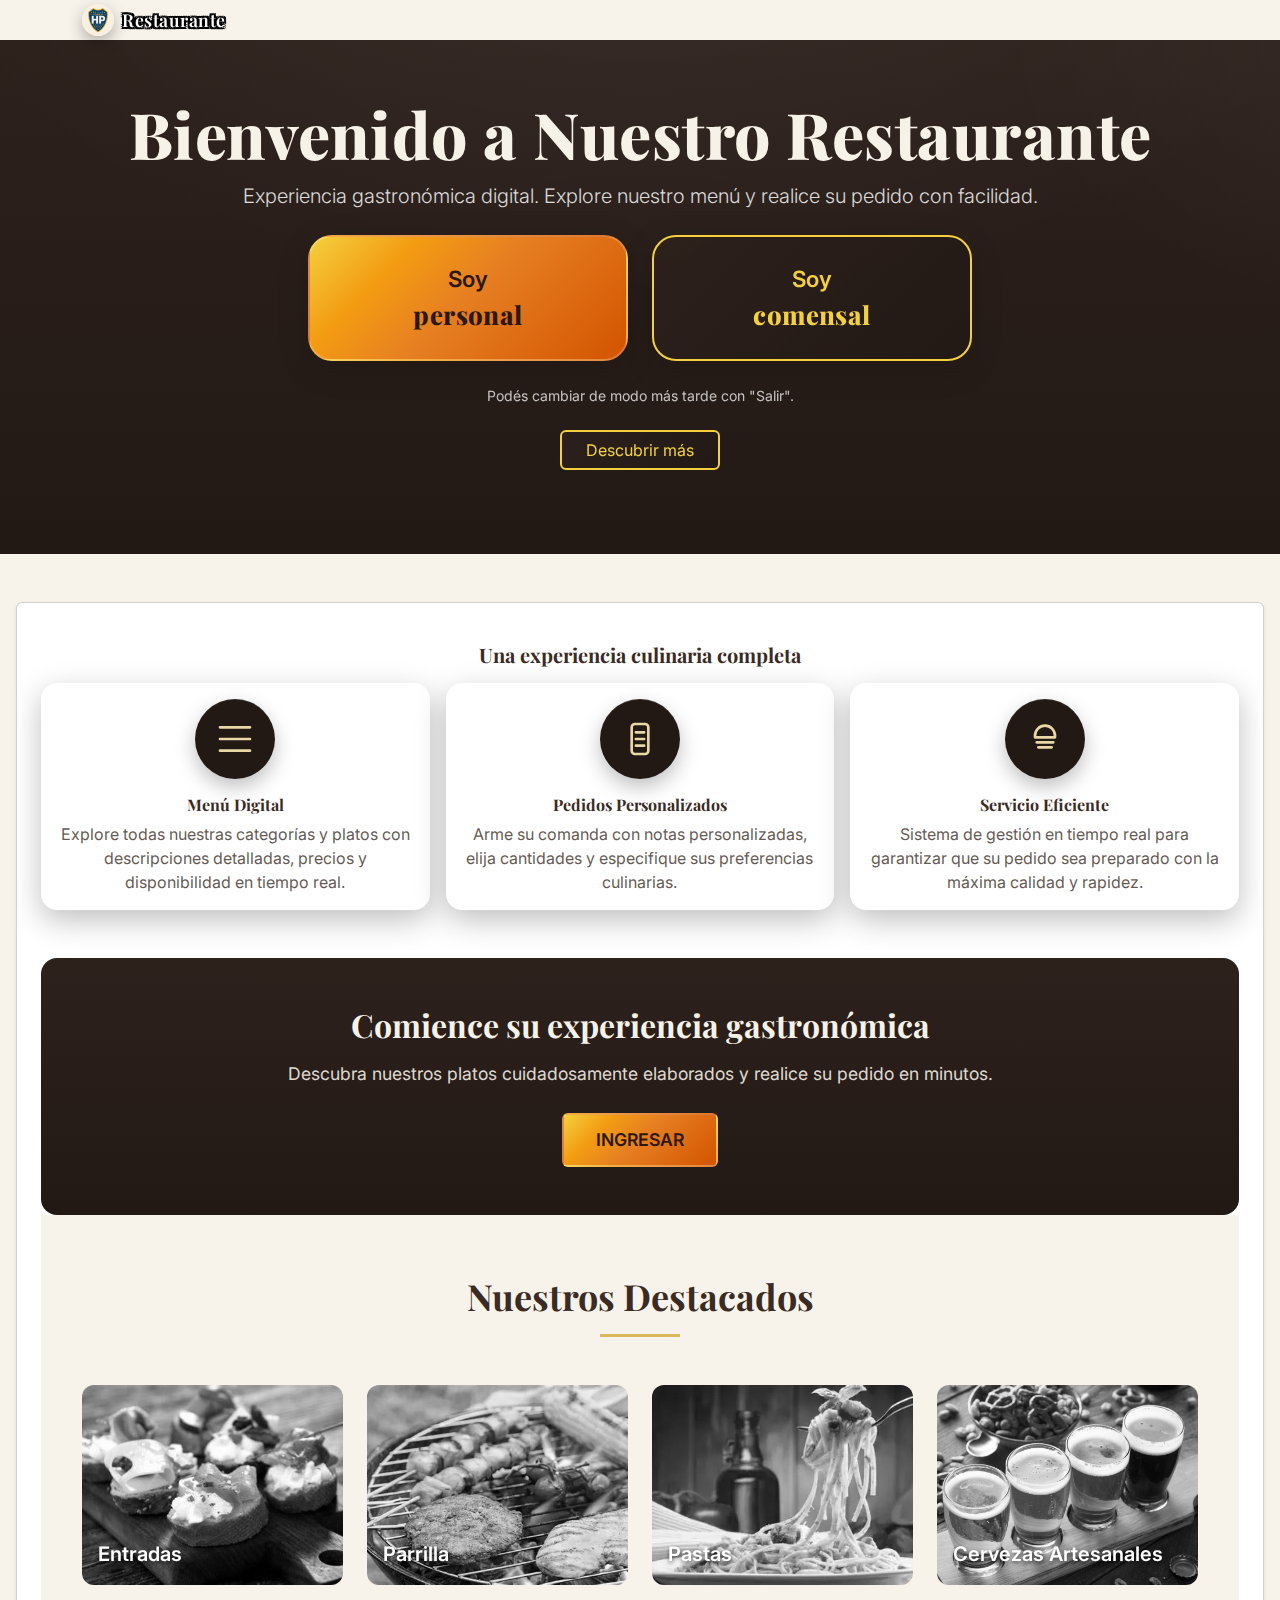
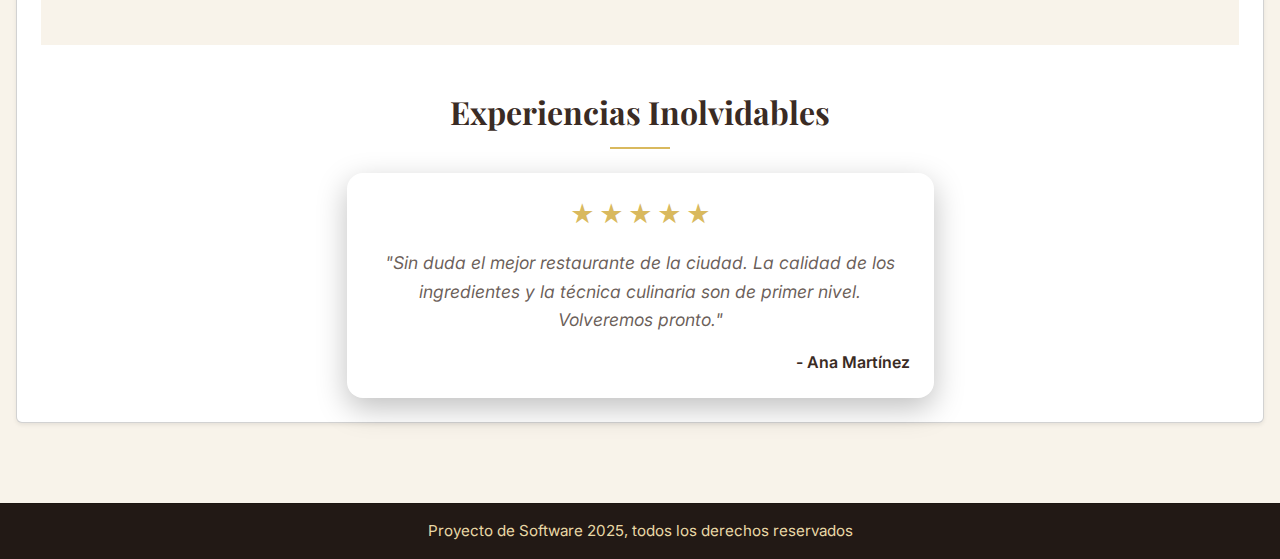
<file: login.html>
<!doctype html>
<html lang="es">
<head>
  <meta charset="utf-8" />
  <meta name="viewport" content="width=device-width, initial-scale=1" />
  <title>Ingresar • Restaurante</title>
  <link href="https://fonts.googleapis.com/css2?family=Inter:wght@400;500;600&family=Playfair+Display:wght@700;800&display=swap" rel="stylesheet">
  <link href="https://cdn.jsdelivr.net/npm/bootstrap@5.3.3/dist/css/bootstrap.min.css" rel="stylesheet">
  <link href="./styles/base.css" rel="stylesheet">
  <link href="./styles/navbar.css" rel="stylesheet">
  <link href="./styles/login.css" rel="stylesheet">
</head>
<body class="login-page">
  <div class="topbar py-2 position-sticky top-0 w-100" style="backdrop-filter: blur(6px);">
    <div class="container d-flex align-items-center justify-content-between">
      <div class="d-flex align-items-center gap-2">
        <img src="./assets/Logo.png" alt="Logo" class="brand-logo-img">
        <span class="brand-text h5 m-0">Restaurante</span>
      </div>
    </div>
  </div>

  <div id="hero" class="hero-login">
    <div class="container">
      <h1 class="display-4 mb-2">Bienvenido a Nuestro Restaurante</h1>
      <p class="lead mb-4">Experiencia gastronómica digital. Explore nuestro menú y realice su pedido con facilidad.</p>
      
      <div id="ingreso" class="d-flex justify-content-center gap-4 mb-4">
        <button id="btnStaff" class="btn btn-gold btn-square-choice">
          Soy <strong>personal</strong>
        </button>
        <button id="btnGuest" class="btn btn-gold-outline btn-square-choice">
          Soy <strong>comensal</strong>
        </button>
      </div>
      
      <small class="d-block text-light opacity-75 mb-4">
        Podés cambiar de modo más tarde con "Salir".
      </small>
      
      <div class="d-flex justify-content-center gap-3">
        <a href="#features" class="btn btn-gold-outline px-4">Descubrir más</a>
      </div>
    </div>
  </div>

  <div class="container-fluid py-5 px-3">
    <div class="row">
      <div class="col-12">
        <div class="card shadow-sm">
          <div class="card-body p-4 text-center">

            <h2 id="features" class="h5 mt-3 mb-3 section-title heading-serif">Una experiencia culinaria completa</h2>
            <div class="row g-3 text-start">
              <div class="col-12 col-md-4">
                <div class="card h-100 feature-card text-center">
                  <div class="feature-icon">
                    <svg viewBox="0 0 24 24" fill="none" xmlns="http://www.w3.org/2000/svg" aria-hidden="true">
                      <path data-stroke d="M3 5h18M3 12h18M3 19h18" stroke-width="1.6" stroke-linecap="round"/>
                    </svg>
                  </div>
                  <div class="card-body">
                    <h3 class="h6">Menú Digital</h3>
                    <p class="mb-0">Explore todas nuestras categorías y platos con descripciones detalladas, precios y disponibilidad en tiempo real.</p>
                  </div>
                </div>
              </div>
              <div class="col-12 col-md-4">
                <div class="card h-100 feature-card text-center">
                  <div class="feature-icon">
                    <svg viewBox="0 0 24 24" fill="none" xmlns="http://www.w3.org/2000/svg" aria-hidden="true">
                      <rect data-stroke x="7" y="3" width="10" height="18" rx="2" stroke-width="1.6"/>
                      <path data-stroke d="M9.5 8h5M9.5 12h5M9.5 16h5" stroke-width="1.6" stroke-linecap="round"/>
                    </svg>
                  </div>
                  <div class="card-body">
                    <h3 class="h6">Pedidos Personalizados</h3>
                    <p class="mb-0">Arme su comanda con notas personalizadas, elija cantidades y especifique sus preferencias culinarias.</p>
                  </div>
                </div>
              </div>
              <div class="col-12 col-md-4">
                <div class="card h-100 feature-card text-center">
                  <div class="feature-icon">
                    <svg viewBox="0 0 24 24" fill="none" xmlns="http://www.w3.org/2000/svg" aria-hidden="true">
                      <path data-stroke d="M7 14h10m-9 3h8M6 10a6 6 0 0 1 12 0v1H6v-1Z" stroke-width="1.6" stroke-linecap="round" stroke-linejoin="round"/>
                    </svg>
                  </div>
                  <div class="card-body">
                    <h3 class="h6">Servicio Eficiente</h3>
                    <p class="mb-0">Sistema de gestión en tiempo real para garantizar que su pedido sea preparado con la máxima calidad y rapidez.</p>
                  </div>
                </div>
              </div>
            </div>

            <div class="mt-5 cta-band">
              <h3 class="mb-3 heading-serif" style="font-size: 2rem; color: #f7f2e7;">Comience su experiencia gastronómica</h3>
              <p class="mb-4" style="font-size: 1.1rem; color: rgba(247,242,231,0.9); line-height: 1.6;">Descubra nuestros platos cuidadosamente elaborados y realice su pedido en minutos.</p>
              <a href="#hero" class="btn btn-gold" style="font-size: 1.1rem; padding: 12px 32px; font-weight: 600;">INGRESAR</a>
            </div>

            <div class="highlights-section text-center">
              <h2 class="heading-serif text-coffee section-title">Nuestros Destacados</h2>
              <div class="highlight-underline"></div>
              <div class="container">
                <div class="row g-4 justify-content-center">
                  <div class="col-12 col-md-6 col-lg-3">
                    <div class="highlight-card" style="background-image: url('./assets/Entradas.jpeg');" role="img" aria-label="Entradas">
                      <p class="highlight-card-text">Entradas</p>
                    </div>
                  </div>
                  <div class="col-12 col-md-6 col-lg-3">
                    <div class="highlight-card" style="background-image: url('./assets/Parrilla.webp');" role="img" aria-label="Parrilla">
                      <p class="highlight-card-text">Parrilla</p>
                    </div>
                  </div>
                  <div class="col-12 col-md-6 col-lg-3">
                    <div class="highlight-card" style="background-image: url('./assets/Pastas.webp');" role="img" aria-label="Pastas">
                      <p class="highlight-card-text">Pastas</p>
                    </div>
                  </div>
                  <div class="col-12 col-md-6 col-lg-3">
                    <div class="highlight-card" style="background-image: url('./assets/Cervezas.jpg');" role="img" aria-label="Cervezas Artesanales">
                      <p class="highlight-card-text">Cervezas Artesanales</p>
                    </div>
                  </div>
                </div>
              </div>
            </div>

            <div class="mt-5">
              <h2 class="text-center heading-serif text-coffee mb-3">Experiencias Inolvidables</h2>
              <div class="text-center mb-4">
                <div style="width: 60px; height: 2px; background: var(--gold-500); margin: 0 auto;"></div>
              </div>
              
              <div class="row justify-content-center">
                <div class="col-12 col-md-8 col-lg-6">
                  <div class="card feature-card text-center p-4" id="testimonialCard">
                    <div class="mb-3">
                      <div class="d-flex justify-content-center gap-1">
                        <span style="color: var(--gold-500); font-size: 1.5rem;">★</span>
                        <span style="color: var(--gold-500); font-size: 1.5rem;">★</span>
                        <span style="color: var(--gold-500); font-size: 1.5rem;">★</span>
                        <span style="color: var(--gold-500); font-size: 1.5rem;">★</span>
                        <span style="color: var(--gold-500); font-size: 1.5rem;">★</span>
                      </div>
                    </div>
                    <p class="fst-italic muted-coffee mb-3" style="font-size: 1.1rem; line-height: 1.6;" id="testimonialText">
                      "Sin duda el mejor restaurante de la ciudad. La calidad de los ingredientes y la técnica culinaria son de primer nivel. Volveremos pronto."
                    </p>
                    <p class="text-end text-coffee fw-semibold mb-0" id="testimonialAuthor">- Ana Martínez</p>
                  </div>
                </div>
              </div>
            </div>
            
          </div>
        </div>
      </div>
    </div>
  </div>

  <script type="module">
    import { setRole } from './ui/shared/auth.js';
    document.getElementById('btnStaff').onclick = () => {
      setRole('staff');
      location.href = './index.html';
    };
    document.getElementById('btnGuest').onclick = () => {
      setRole('guest');
      location.href = './index.html';
    };

    const testimonials = [
      {
        text: "Sin duda el mejor restaurante de la ciudad. La calidad de los ingredientes y la técnica culinaria son de primer nivel. Volveremos pronto.",
        author: "- Ana Martínez"
      },
      {
        text: "Impecable de principio a fin. Sabores equilibrados, porciones justas y atención cálida. Se nota el cuidado en cada detalle. Volvería mañana mismo.",
        author: "- Carlos Gómez"
      },
      {
        text: "Experiencia gastronómica sobresaliente. Materias primas fresquísimas y una carta que sorprende sin exagerar. El postre fue la frutilla del postre. Recomendadísimo.",
        author: "- Lucía Fernández"
      },
      {
        text: "Cada visita supera la anterior. Cocina de autor bien ejecutada, tiempos perfectos y un ambiente que invita a quedarse. Ya es nuestro lugar favorito.",
        author: "- Martín Rivas"
      }
    ];

    let currentTestimonial = 0;
    const testimonialText = document.getElementById('testimonialText');
    const testimonialAuthor = document.getElementById('testimonialAuthor');

    function updateTestimonial() {
      testimonialText.textContent = testimonials[currentTestimonial].text;
      testimonialAuthor.textContent = testimonials[currentTestimonial].author;
      currentTestimonial = (currentTestimonial + 1) % testimonials.length;
    }

    setInterval(updateTestimonial, 5000);
  </script>

  <footer class="site-footer">
    <div class="container">
      <p>Proyecto de Software 2025, todos los derechos reservados</p>
    </div>
  </footer>
</body>
</html>
</file>
<file: styles/base.css>
@import url('./variables.css');
@import url('./components.css');


.cat-strip{
  display:flex;
  gap:.5rem;
  overflow-x:auto;
  -webkit-overflow-scrolling:touch;
  scrollbar-width:thin;
  position:sticky;
  top:calc(var(--nav-h) + 8px);
  z-index:1020;
  background:var(--bs-body-bg);
  padding:.5rem .5rem;
}

.cat-strip::-webkit-scrollbar{
  height:8px;
}

.cat-strip::-webkit-scrollbar-thumb{
  background:#d1d5db;
  border-radius:4px;
}


.navbar.fixed-top {
  z-index:1080;
  backdrop-filter:blur(6px);
}

.navbar.shadow-sm {
  box-shadow:0 2px 10px rgba(0,0,0,.06);
}

.navbar .btn {
  border-radius:999px;
  padding:.45rem .9rem;
}


.site-footer {
  background: var(--coffee-900, #ffffff);
  color: var(--gold-400, #080808);
  text-align: center;
  padding: 1rem 0;
  margin-top: 2rem;
  border-top: 1px solid rgba(0,0,0,.15);
}

.site-footer p { 
  margin: 0; 
  font-size: .95rem; 
}


.site-footer-slim {
  padding: .5rem 0;
  margin-top: 1rem;
}

.site-footer-slim p {
  font-size: .85rem;
}


.site-footer .container {
  background: transparent !important;
  border-radius: 0 !important;
  box-shadow: none !important;
  padding: 0 !important;
}
</file>
<file: styles/navbar.css>
@import url('./variables.css');
@import url('./components.css');


.navbar.navbar-elegant{
  background: linear-gradient(180deg,#1a1a1a,#2d2d2d) !important;
  border-bottom: 1px solid #404040 !important;
  position: fixed !important; 
  inset: 0 0 auto 0 !important;
  z-index: 1030 !important; 
  width: 100% !important;
  padding: .5rem 0 !important; 
  min-height: 50px !important;
  backdrop-filter: blur(6px);
  box-shadow: 0 2px 8px rgba(249,249,249,.3) !important;
}


.navbar.navbar-elegant > .container,
.navbar.navbar-elegant > .container-fluid{
  max-width: none !important; 
  width: 100% !important;
  padding-inline: 1rem !important;
}


.navbar.navbar-elegant .navbar-brand{ 
  margin:0 !important; 
  padding:0 !important; 
  gap:.5rem !important; 
}

.navbar.navbar-elegant .brand-logo-img{ 
  width:32px !important; 
  height:32px !important; 
  border-radius:50% !important; 
  object-fit:cover !important;
  object-position:center !important;
  box-shadow: 0 6px 16px rgba(0, 0, 0, 0.3) !important;
}

.navbar.navbar-elegant .brand-text{ 
  font-size:1.1rem !important; 
  font-weight:600 !important; 
  margin:0 !important; 
  color:#fff !important; 
}


.navbar.navbar-elegant .btn{ 
  padding:.4rem .8rem !important; 
  font-size:.85rem !important; 
  border-radius:8px !important; 
  min-height:32px !important; 
  font-weight:500 !important; 
}

.navbar.navbar-elegant .btn-elegant{
  background:linear-gradient(180deg,var(--gold-400),var(--gold-600)) !important;
  border:1px solid var(--gold-600) !important; 
  color:#1a1a1a !important; 
  transition:.3s !important;
}

.navbar.navbar-elegant .btn-elegant:hover{
  background:linear-gradient(180deg,var(--gold-500),var(--gold-400)) !important;
  border-color:var(--gold-500) !important; 
  transform:translateY(-1px) !important;
}

.navbar.navbar-elegant .btn-elegant-outline{
  background:transparent !important; 
  border:1px solid var(--gold-400) !important; 
  color:var(--gold-400) !important; 
  transition:.3s !important;
}

.navbar.navbar-elegant .btn-elegant-outline:hover{
  background:var(--gold-400) !important; 
  color:#1a1a1a !important; 
  transform:translateY(-1px) !important;
}


body{ 
  padding-top: var(--nav-h); 
}

@media (max-width:768px){
  :root{ 
    --nav-h:56px; 
  }
  
  .navbar.navbar-elegant{ 
    min-height:45px !important; 
    padding:.4rem 0 !important; 
  }
  
  .navbar.navbar-elegant > .container,
  .navbar.navbar-elegant > .container-fluid{ 
    padding-inline:.75rem !important; 
  }
  
  .navbar.navbar-elegant .brand-logo-img{ 
    width:28px !important; 
    height:28px !important; 
    border-radius:50% !important; 
    object-fit:cover !important;
    object-position:center !important;
    box-shadow: 0 4px 12px rgba(0, 0, 0, 0.3) !important;
  }
  
  .navbar.navbar-elegant .brand-text{ 
    font-size:1rem !important; 
  }
  
  .navbar.navbar-elegant .btn{ 
    padding:.3rem .6rem !important; 
    font-size:.8rem !important; 
    min-height:28px !important; 
  }
}
</file>
<file: styles/login.css>
@import url('./variables.css');
@import url('./components.css');

body.login-page{
  background:var(--cream-50);
  font-family:var(--font-sans);
  padding-top:0 !important;
}

.topbar{
  position:relative;
  z-index:10;
  background:transparent;
  padding-block:.25rem !important;
}

.topbar .brand-logo-img{ 
  width:32px !important; 
  height:32px !important; 
  border-radius:50% !important; 
  object-fit:cover !important;
  object-position:center !important;
  box-shadow: 0 6px 16px rgba(0, 0, 0, 0.3) !important;
}

.topbar .brand-text{ 
  font-size:1.1rem !important; 
  font-weight:600 !important; 
  margin:0 !important; 
  color:#fff !important; 
  text-shadow: 2px 2px 0 #000, -2px -2px 0 #000, 2px -2px 0 #000, -2px 2px 0 #000, 0 2px 0 #000, 0 -2px 0 #000, 2px 0 0 #000, -2px 0 0 #000 !important;
}

.nav-btn{
  border-radius:999px;
  padding:6px 14px;
  font-weight:600;
  display:inline-flex;
  align-items:center;
  gap:8px;
  border:1px solid transparent;
  transition:all .15s ease;
}
.nav-btn svg{width:16px;height:16px;}
.nav-btn-ghost{color:#f7f2e7;border-color:rgba(255,255,255,.2);background:transparent;}
.nav-btn-ghost:hover{background:rgba(255,255,255,.08);}
.nav-btn-default{
  color:#2b1e16;
  background:linear-gradient(180deg,var(--gold-400),var(--gold-600));
  box-shadow:0 6px 16px var(--shadow-gold), inset 0 1px 0 rgba(255,255,255,.5);
}
.nav-active{box-shadow:0 0 0 2px rgba(233,216,166,.35);}

.hero-login{
  position:relative;
  color:#f7f2e7;
  background:
    radial-gradient(1200px 600px at 50% -100px,rgba(255,255,255,.05),transparent 60%),
    radial-gradient(900px 500px at 120% 0%,rgba(255,255,255,.05),transparent 60%),
    linear-gradient(180deg,var(--coffee-800),var(--coffee-900));
  padding:56px 0 84px;
  text-align:center;
}
.hero-login h1{
  font-family:var(--font-serif);
  font-weight:800;
  letter-spacing:.5px;
  font-size:clamp(2.25rem,6vw,4rem);
}
.hero-login p.lead{color:rgba(255,255,255,.85);}

.btn-square-choice{
  width:320px;
  height:126px;
  display:flex;
  flex-direction:column;
  align-items:center;
  justify-content:center;
  font-size:clamp(1.1rem,2.2vw,1.4rem);
  border-radius:24px;
  font-weight:600;
  position:relative;
  overflow:hidden;
  transition:all .4s cubic-bezier(0.4,0,0.2,1);
  box-shadow:0 8px 32px rgba(0,0,0,.15);
  border:2px solid transparent;
  animation:buttonSlideIn .6s ease-out;
}
.btn-square-choice::before{
  content:'';
  position:absolute;inset:0;
  background:linear-gradient(45deg,transparent 30%,rgba(255,255,255,.1) 50%,transparent 70%);
  transform:translateX(-100%);
  transition:transform .6s ease;
}
.btn-square-choice:hover::before{transform:translateX(100%);}
.btn-square-choice:hover{transform:translateY(-8px) scale(1.02);box-shadow:0 16px 48px rgba(0,0,0,.25);}
.btn-square-choice strong{
  font-family:var(--font-serif);
  font-weight:800;
  letter-spacing:.4px;
  font-size:1.15em;
  position:relative;
  z-index:2;
}
.btn-square-choice:active{transform:translateY(-4px) scale(.98);transition:all .1s ease;}
.btn-square-choice:nth-child(2){animation-delay:.2s;}

.btn-gold,
.btn-gold-outline{position:relative;overflow:hidden;}

.btn-gold{
  background:linear-gradient(135deg,#f4d03f 0%,#f39c12 25%,#e67e22 50%,#d35400 100%);
  color:#2c1810;
  border:2px solid rgba(255,255,255,.2);
}
.btn-gold::after{
  content:'';
  position:absolute;inset:0;
  background:linear-gradient(135deg,rgba(255,255,255,.3) 0%,transparent 50%);
  opacity:0;transition:opacity .3s ease;
}
.btn-gold:hover::after{opacity:1;}
.btn-gold:hover{
  background:linear-gradient(135deg,#f7dc6f 0%,#f4d03f 25%,#f39c12 50%,#e67e22 100%);
  box-shadow:0 20px 60px rgba(243,156,18,.4);
}

.btn-gold-outline{
  background:linear-gradient(135deg,rgba(45,33,28,.9) 0%,rgba(34,25,21,.95) 100%);
  color:#f4d03f;
  border:2px solid #f4d03f;
  backdrop-filter:blur(10px);
}
.btn-gold-outline::before{
  content:'';
  position:absolute;inset:0;
  background:linear-gradient(135deg,rgba(244,208,63,.1) 0%,transparent 50%);
  opacity:0;transition:opacity .3s ease;
}
.btn-gold-outline:hover::before{opacity:1;}
.btn-gold-outline:hover{
  background:linear-gradient(135deg,rgba(244,208,63,.15) 0%,rgba(45,33,28,.9) 100%);
  border-color:#f7dc6f;
  color:#f7dc6f;
  box-shadow:0 20px 60px rgba(244,208,63,.3);
}

.heading-serif{font-family:var(--font-serif);font-weight:700;}
.text-coffee{color:var(--coffee-700) !important;}
.muted-coffee{color:rgba(58,43,36,.75) !important;}

.feature-card .card-body h3{font-family:var(--font-serif);font-weight:700;color:var(--coffee-700);}
.feature-card .card-body p{color:rgba(58,43,36,.8);}

.highlights-section{padding:60px 0;background:var(--cream-50);}
.highlights-section .section-title{font-size:2.25rem;margin-bottom:1rem;}
.highlight-underline{width:80px;height:3px;background:var(--gold-500);margin:0 auto 3rem;}

.highlight-card{
  position:relative;
  border-radius:var(--border-radius-md);
  overflow:hidden;
  height:200px;
  background-size:cover;
  background-position:center;
  filter:grayscale(100%);
  transition:filter var(--transition-normal);
  display:flex;align-items:flex-end;justify-content:flex-start;
  padding:1rem;text-decoration:none;color:var(--white);
  text-shadow:0 2px 4px rgba(0,0,0,.6);
}
.highlight-card:hover{filter:grayscale(0%);}
.highlight-card-text{font-weight:600;font-size:1.25rem;margin-bottom:0;}

.feature-card{border:0;border-radius:var(--border-radius-lg);box-shadow:0 10px 30px var(--shadow);}

.feature-icon{
  width:80px;height:80px;border-radius:50%;
  margin:16px auto 0;display:flex;align-items:center;justify-content:center;
  background:var(--coffee-900);
  box-shadow:0 8px 20px rgba(0,0,0,.25), inset 0 1px 0 rgba(255,255,255,.08);
}
.feature-icon svg{width:40px;height:40px;}
.feature-icon svg [data-stroke]{stroke:var(--gold-400);}
.feature-icon svg [data-fill]{fill:var(--gold-400);}

.section-title{color:#3a2b24;font-weight:700;text-align:center;}

.cta-band{
  background:linear-gradient(180deg,var(--coffee-800),var(--coffee-900));
  color:#f7f2e7;
  padding:48px 0;
  text-align:center;
  border-radius:var(--border-radius-lg);
}

@media (max-width:768px){
  .btn-square-choice{width:280px;height:112px;font-size:clamp(1rem,4vw,1.2rem);}
  
  .topbar .brand-logo-img{ 
    width:28px !important; 
    height:28px !important; 
    border-radius:50% !important; 
    object-fit:cover !important;
    object-position:center !important;
    box-shadow: 0 4px 12px rgba(0, 0, 0, 0.3) !important;
  }
  
  .topbar .brand-text{ 
    font-size:1rem !important; 
    text-shadow: 2px 2px 0 #000, -2px -2px 0 #000, 2px -2px 0 #000, -2px 2px 0 #000, 0 2px 0 #000, 0 -2px 0 #000, 2px 0 0 #000, -2px 0 0 #000 !important;
  }
}
@media (max-width:480px){
  .btn-square-choice{width:240px;height:98px;font-size:clamp(.9rem,5vw,1.1rem);}
}

@keyframes buttonSlideIn{
  from{opacity:0;transform:translateY(30px);}
  to{opacity:1;transform:translateY(0);}
}
</file>
